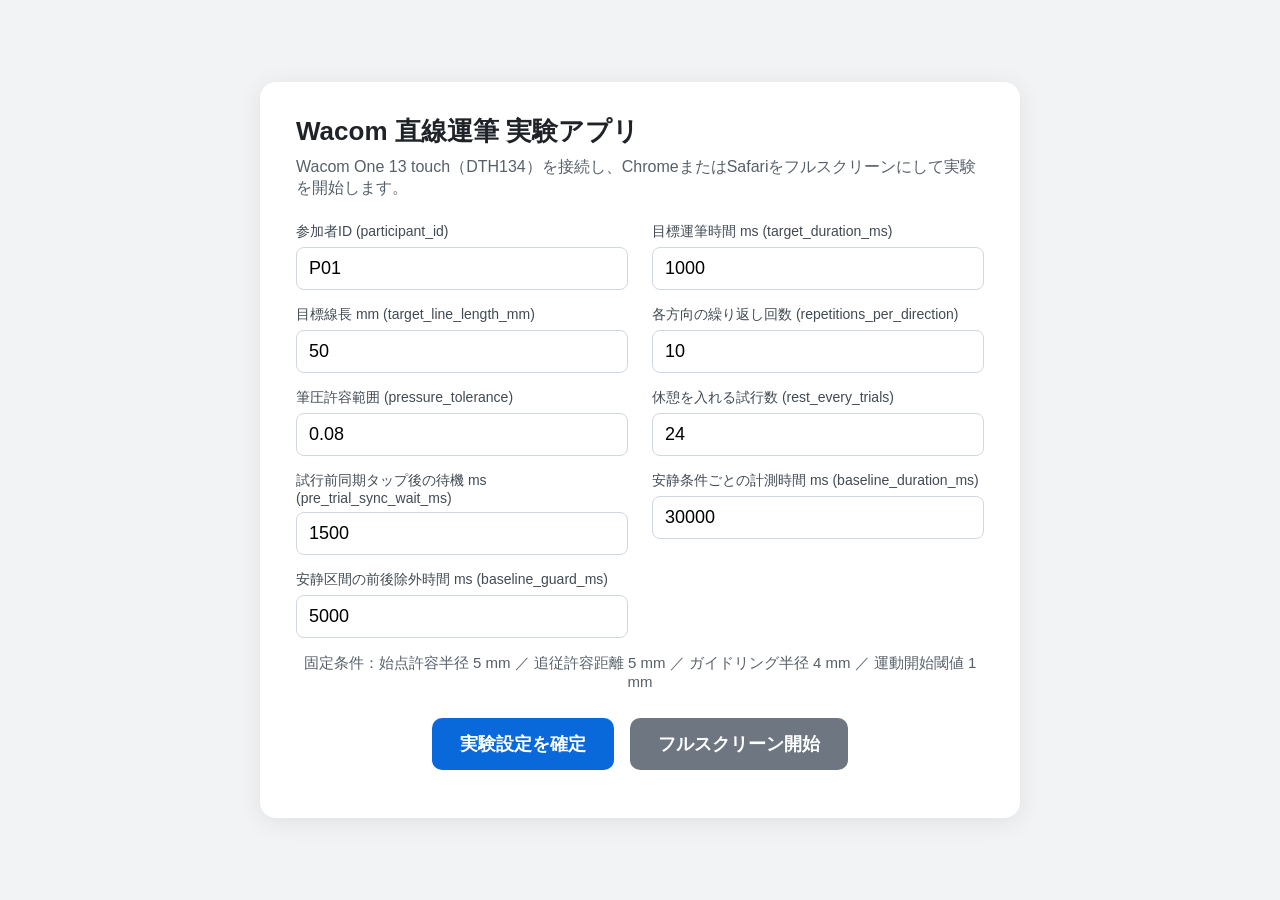
<file: index.html>
<!DOCTYPE html>
<html lang="ja">
<head>
  <meta charset="UTF-8" />
  <meta name="viewport" content="width=device-width, initial-scale=1.0, maximum-scale=1.0, user-scalable=no" />
  <title>Wacom 直線運筆 実験アプリ</title>
  <link rel="stylesheet" href="style.css" />
</head>
<body>
  <!-- ============================================================= -->
  <!-- アプリ全体は単一ページ。screen ごとに panel を出し分けする。   -->
  <!-- 描画系（キャリブ／同期／試行）は共通の #stage canvas を使う。  -->
  <!-- ============================================================= -->

  <!-- 4-1. 設定画面 -->
  <section id="panel-settings" class="panel active">
    <div class="settings-card">
      <h1>Wacom 直線運筆 実験アプリ</h1>
      <p class="subtitle">Wacom One 13 touch（DTH134）を接続し、ChromeまたはSafariをフルスクリーンにして実験を開始します。</p>

      <div class="form-grid">
        <label>参加者ID (participant_id)
          <input type="text" id="set-participant_id" value="P01" />
        </label>
        <label>目標運筆時間 ms (target_duration_ms)
          <input type="number" id="set-target_duration_ms" value="1000" min="100" step="50" />
        </label>
        <label>目標線長 mm (target_line_length_mm)
          <input type="number" id="set-target_line_length_mm" value="50" min="10" step="1" />
        </label>
        <label>各方向の繰り返し回数 (repetitions_per_direction)
          <input type="number" id="set-repetitions_per_direction" value="10" min="1" step="1" />
        </label>
        <label>筆圧許容範囲 (pressure_tolerance)
          <input type="number" id="set-pressure_tolerance" value="0.08" min="0.01" max="1" step="0.01" />
        </label>
        <label>休憩を入れる試行数 (rest_every_trials)
          <input type="number" id="set-rest_every_trials" value="24" min="1" step="1" />
        </label>
        <label>試行前同期タップ後の待機 ms (pre_trial_sync_wait_ms)
          <input type="number" id="set-pre_trial_sync_wait_ms" value="1500" min="0" step="100" />
        </label>
        <label>安静条件ごとの計測時間 ms (baseline_duration_ms)
          <input type="number" id="set-baseline_duration_ms" value="30000" min="20000" step="1000" />
        </label>
        <label>安静区間の前後除外時間 ms (baseline_guard_ms)
          <input type="number" id="set-baseline_guard_ms" value="5000" min="1000" step="1000" />
        </label>
      </div>

      <p class="status-text">固定条件：始点許容半径 5 mm ／ 追従許容距離 5 mm ／ ガイドリング半径 4 mm ／ 運動開始閾値 1 mm</p>

      <div class="button-row">
        <button id="btn-confirm-settings" class="btn">実験設定を確定</button>
        <button id="btn-fullscreen" class="btn btn-secondary">フルスクリーン開始</button>
      </div>
      <p id="settings-status" class="status-text"></p>
    </div>
  </section>

  <!-- 共通描画ステージ：キャリブ／同期／試行で使う -->
  <section id="panel-stage" class="panel">
    <canvas id="stage"></canvas>

    <!-- 上部の試行情報 HUD -->
    <div id="hud-top" class="hud hud-top hidden">
      <span id="hud-timer" class="hud-timer"></span>
      <span id="hud-pid"></span>
      <span id="hud-trial"></span>
      <span id="hud-block"></span>
      <span id="hud-rep"></span>
      <span id="hud-angle"></span>
      <span id="hud-phase" class="hud-phase-badge"></span>
    </div>

    <!-- 右側の筆圧バー HUD -->
    <div id="hud-pressure" class="hud hud-pressure hidden">
      <div class="pressure-label">筆圧</div>
      <div class="pressure-track">
        <div id="pressure-band" class="pressure-band"></div>
        <div id="pressure-target-line" class="pressure-target-line"></div>
        <div id="pressure-fill" class="pressure-fill"></div>
      </div>
      <div class="pressure-values">
        <div>現在: <span id="pressure-current">0.000</span></div>
        <div>目標: <span id="pressure-target">-</span></div>
        <div>範囲: <span id="pressure-range">-</span></div>
      </div>
    </div>

    <!-- 下部の手首・前腕ガイド HUD -->
    <div id="hud-bottom" class="hud hud-bottom hidden">
      手首をこの線付近に合わせてください（前腕方向の目安）
    </div>

    <!-- 中央メッセージ（指示文・カウントダウン・タップ数） HUD -->
    <div id="hud-center" class="hud hud-center hidden">
      <div id="hud-center-text" class="hud-center-text"></div>
      <div id="hud-center-sub" class="hud-center-sub"></div>
      <div id="hud-center-count" class="hud-center-count"></div>
    </div>

    <!-- 下部の操作ボタン群（キャリブ・練習・同期の制御） -->
    <div id="hud-controls" class="hud hud-controls hidden"></div>

    <!-- 試行サマリーのフィードバック -->
    <div id="hud-summary" class="hud hud-summary hidden">
      <h2 id="summary-verdict"></h2>
      <div id="summary-body" class="summary-body"></div>
      <div class="button-row">
        <button id="btn-summary-next" class="btn">次の試行</button>
        <button id="btn-summary-redo" class="btn btn-secondary">やり直し</button>
      </div>
    </div>
  </section>

  <!-- 4-9. 休憩画面 -->
  <section id="panel-rest" class="panel">
    <div class="settings-card center-card">
      <h1>休憩してください</h1>
      <p id="rest-progress" class="status-text"></p>
      <div class="button-row">
        <button id="btn-rest-resume" class="btn">再開</button>
      </div>
    </div>
  </section>

  <!-- 4-11. データ保存画面 -->
  <section id="panel-save" class="panel">
    <div class="settings-card center-card">
      <h1>実験終了：データ保存</h1>
      <p class="status-text">まず「すべて保存」で raw CSV・summary CSV・settings JSON を含む ZIP を保存してください。</p>
      <div class="button-row wrap">
        <button id="btn-save-raw" class="btn" disabled>raw CSVを保存</button>
        <button id="btn-save-summary" class="btn" disabled>summary CSVを保存</button>
        <button id="btn-save-settings" class="btn" disabled>settings JSONを保存</button>
        <button id="btn-save-all" class="btn btn-secondary">すべて保存</button>
      </div>
      <label class="save-confirm">
        <input type="checkbox" id="save-confirmed" disabled />
        ZIPファイルが保存先にあることを確認しました
      </label>
      <div class="button-row">
        <button id="btn-back-to-settings" class="btn btn-secondary" disabled>設定に戻る（新しい実験）</button>
      </div>
      <p id="save-status" class="status-text"></p>
    </div>
  </section>

  <script src="app.js"></script>
</body>
</html>
</file>
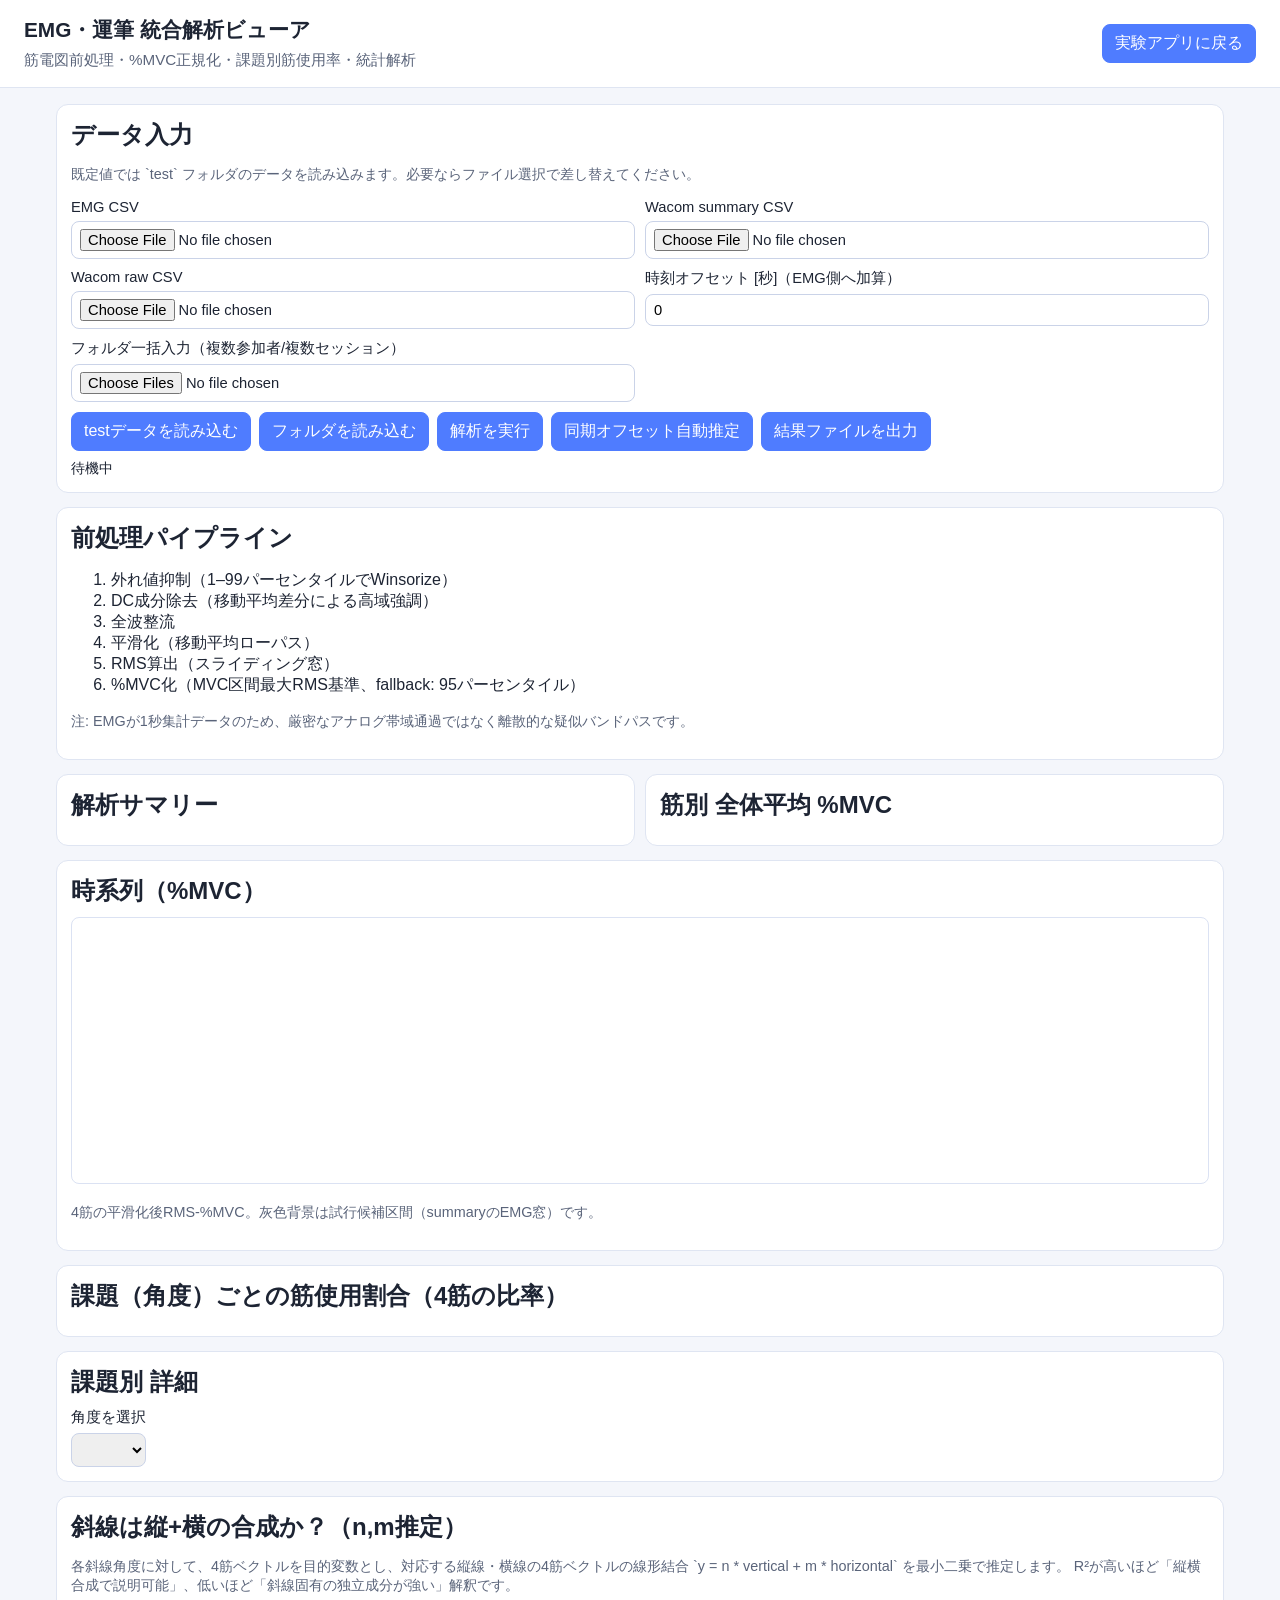
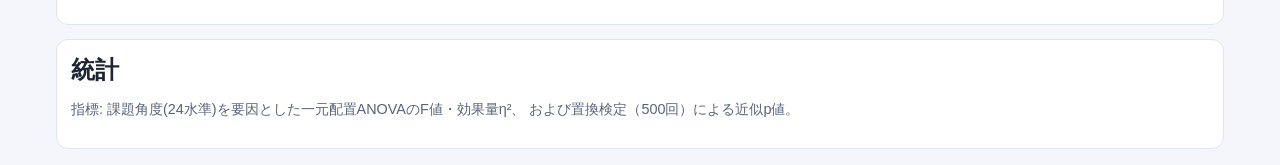
<file: analysis.html>
<!DOCTYPE html>
<html lang="ja">
<head>
  <meta charset="UTF-8" />
  <meta name="viewport" content="width=device-width, initial-scale=1.0" />
  <title>EMG・運筆 統合解析ビューア</title>
  <link rel="stylesheet" href="analysis.css" />
</head>
<body>
  <header class="topbar">
    <div>
      <h1>EMG・運筆 統合解析ビューア</h1>
      <p>筋電図前処理・%MVC正規化・課題別筋使用率・統計解析</p>
    </div>
    <a class="link-button" href="./index.html">実験アプリに戻る</a>
  </header>

  <main class="container">
    <section class="card">
      <h2>データ入力</h2>
      <p class="muted">
        既定値では `test` フォルダのデータを読み込みます。必要ならファイル選択で差し替えてください。
      </p>
      <div class="grid controls">
        <label>EMG CSV
          <input id="emg-file" type="file" accept=".csv" />
        </label>
        <label>Wacom summary CSV
          <input id="summary-file" type="file" accept=".csv" />
        </label>
        <label>Wacom raw CSV
          <input id="raw-file" type="file" accept=".csv" />
        </label>
        <label>時刻オフセット [秒]（EMG側へ加算）
          <input id="offset-sec" type="number" step="0.1" value="0" />
        </label>
        <label>フォルダ一括入力（複数参加者/複数セッション）
          <input id="folder-input" type="file" webkitdirectory directory multiple />
        </label>
      </div>
      <div class="row">
        <button id="btn-load-default">testデータを読み込む</button>
        <button id="btn-load-folder">フォルダを読み込む</button>
        <button id="btn-analyze">解析を実行</button>
        <button id="btn-auto-offset">同期オフセット自動推定</button>
        <button id="btn-export-results">結果ファイルを出力</button>
      </div>
      <p id="status" class="status">待機中</p>
    </section>

    <section class="card">
      <h2>前処理パイプライン</h2>
      <ol>
        <li>外れ値抑制（1–99パーセンタイルでWinsorize）</li>
        <li>DC成分除去（移動平均差分による高域強調）</li>
        <li>全波整流</li>
        <li>平滑化（移動平均ローパス）</li>
        <li>RMS算出（スライディング窓）</li>
        <li>%MVC化（MVC区間最大RMS基準、fallback: 95パーセンタイル）</li>
      </ol>
      <p class="muted">注: EMGが1秒集計データのため、厳密なアナログ帯域通過ではなく離散的な疑似バンドパスです。</p>
    </section>

    <section class="grid two">
      <div class="card">
        <h2>解析サマリー</h2>
        <div id="summary-cards" class="summary-cards"></div>
      </div>
      <div class="card">
        <h2>筋別 全体平均 %MVC</h2>
        <div id="overall-muscle-bars"></div>
      </div>
    </section>

    <section class="card">
      <h2>時系列（%MVC）</h2>
      <canvas id="timeseries-canvas" width="1200" height="280"></canvas>
      <p class="muted">4筋の平滑化後RMS-%MVC。灰色背景は試行候補区間（summaryのEMG窓）です。</p>
    </section>

    <section class="card">
      <h2>課題（角度）ごとの筋使用割合（4筋の比率）</h2>
      <div id="angle-stacked-chart" class="scroll-x"></div>
    </section>

    <section class="card">
      <h2>課題別 詳細</h2>
      <div class="row">
        <label>角度を選択
          <select id="angle-select"></select>
        </label>
      </div>
      <div id="angle-detail"></div>
    </section>

    <section class="card">
      <h2>斜線は縦+横の合成か？（n,m推定）</h2>
      <p class="muted">
        各斜線角度に対して、4筋ベクトルを目的変数とし、対応する縦線・横線の4筋ベクトルの線形結合
        `y = n * vertical + m * horizontal` を最小二乗で推定します。
        R²が高いほど「縦横合成で説明可能」、低いほど「斜線固有の独立成分が強い」解釈です。
      </p>
      <div id="diagonal-model-summary" class="summary-cards"></div>
      <div id="diagonal-model-table" class="scroll-x"></div>
    </section>

    <section class="card">
      <h2>統計</h2>
      <div id="stats-table"></div>
      <p class="muted">
        指標: 課題角度(24水準)を要因とした一元配置ANOVAのF値・効果量η²、
        および置換検定（500回）による近似p値。
      </p>
    </section>
  </main>

  <script src="analysis.js"></script>
</body>
</html>
</file>
<file: style.css>
/* ===================================================================
   Wacom 直線運筆 実験アプリ スタイル
   研究用途のためシンプル。Wacom One 上で見やすいことを優先。
   - 背景は薄いグレー
   - ボタンは大きめ
   - フルスクリーンで使いやすく、スクロール/タッチ操作を抑制
=================================================================== */

* {
  box-sizing: border-box;
}

html, body {
  margin: 0;
  padding: 0;
  width: 100%;
  height: 100%;
  overflow: hidden;            /* スクロールを起こさない */
  overscroll-behavior: none;
  background: #f2f3f5;
  color: #1f2328;
  font-family: -apple-system, BlinkMacSystemFont, "Helvetica Neue", "Hiragino Kaku Gothic ProN",
    "Yu Gothic", Meiryo, sans-serif;
  -webkit-user-select: none;
  user-select: none;
  touch-action: none;          /* ページ全体でタッチ操作を無効化 */
}

/* ---------- パネル切り替え ---------- */
.panel {
  display: none;
  position: fixed;
  inset: 0;
  width: 100%;
  height: 100%;
}
.panel.active {
  display: block;
}

/* ステージ（描画系）パネルは中身を絶対配置で重ねる */
#panel-stage.active {
  display: block;
}

/* ---------- 設定/休憩/保存などのカード ---------- */
.settings-card {
  max-width: 760px;
  margin: 0 auto;
  padding: 32px 36px;
  background: #ffffff;
  border-radius: 16px;
  box-shadow: 0 4px 24px rgba(0, 0, 0, 0.08);
  position: absolute;
  top: 50%;
  left: 50%;
  transform: translate(-50%, -50%);
  width: calc(100% - 48px);
  max-height: calc(100% - 48px);
  overflow-y: auto;
}
.center-card {
  text-align: center;
}

h1 {
  font-size: 26px;
  margin: 0 0 8px;
}
.subtitle {
  margin: 0 0 24px;
  color: #57606a;
}

.form-grid {
  display: grid;
  grid-template-columns: 1fr 1fr;
  gap: 16px 24px;
}
.form-grid label {
  display: flex;
  flex-direction: column;
  font-size: 14px;
  color: #424a53;
  gap: 6px;
}
.form-grid input {
  font-size: 18px;
  padding: 10px 12px;
  border: 1px solid #d0d7de;
  border-radius: 8px;
  background: #fff;
}

/* ---------- ボタン ---------- */
.button-row {
  display: flex;
  gap: 16px;
  margin-top: 28px;
  justify-content: center;
}
.button-row.wrap {
  flex-wrap: wrap;
}
.btn {
  font-size: 18px;
  padding: 14px 28px;
  border: none;
  border-radius: 10px;
  background: #0969da;
  color: #fff;
  cursor: pointer;
  font-weight: 600;
  min-width: 160px;
}
.btn:hover {
  background: #0a5fc2;
}
.btn:disabled {
  background: #9bb6d4;
  cursor: not-allowed;
}
.btn-secondary {
  background: #6e7781;
}
.btn-secondary:hover {
  background: #5a626b;
}
.btn:disabled:hover {
  background: #9bb6d4;
}

.save-confirm {
  display: flex;
  align-items: center;
  justify-content: center;
  gap: 10px;
  margin-top: 22px;
  color: #24292f;
  font-size: 16px;
}
.save-confirm input {
  width: 20px;
  height: 20px;
}
.save-confirm input:disabled {
  opacity: 0.5;
}

.status-text {
  margin-top: 16px;
  color: #57606a;
  font-size: 15px;
  text-align: center;
  white-space: pre-line;
}

/* ===================================================================
   ステージ（canvas + HUD オーバーレイ）
=================================================================== */
#stage {
  position: absolute;
  inset: 0;
  width: 100%;
  height: 100%;
  display: block;
  background: #f7f8fa;
  touch-action: none;          /* Pointer Events を確実に使うため必須 */
}

.hud {
  position: absolute;
  z-index: 10;
  pointer-events: none;        /* 既定では描画の邪魔をしない */
}
.hud.hidden {
  display: none;
}

/* 上部の試行情報 */
.hud-top {
  top: 0;
  left: 0;
  right: 0;
  display: flex;
  gap: 24px;
  flex-wrap: wrap;
  padding: 12px 20px;
  background: rgba(255, 255, 255, 0.85);
  border-bottom: 1px solid #e1e4e8;
  font-size: 16px;
  font-variant-numeric: tabular-nums;
}
.hud-phase-badge {
  margin-left: auto;
  font-weight: 700;
  color: #0969da;
}
.hud-timer {
  font-weight: 800;
  color: #0969da;
  font-variant-numeric: tabular-nums;
  min-width: 220px;
}

/* 右側の筆圧バー */
.hud-pressure {
  top: 80px;
  right: 16px;
  bottom: 80px;
  width: 110px;
  display: flex;
  flex-direction: column;
  align-items: center;
  gap: 10px;
}
.pressure-label {
  font-size: 14px;
  color: #424a53;
}
.pressure-track {
  position: relative;
  flex: 1;
  width: 44px;
  background: #e6e9ed;
  border-radius: 10px;
  overflow: hidden;
  border: 1px solid #d0d7de;
}
.pressure-band {
  position: absolute;
  left: 0;
  right: 0;
  background: rgba(45, 164, 78, 0.30);   /* 適正範囲 */
}
.pressure-target-line {
  position: absolute;
  left: 0;
  right: 0;
  height: 3px;
  background: #2da44e;                    /* 目標筆圧の中心線 */
}
.pressure-fill {
  position: absolute;
  left: 0;
  right: 0;
  bottom: 0;
  background: linear-gradient(to top, #0969da, #54aeff);
  height: 0%;
}
.pressure-values {
  font-size: 13px;
  color: #424a53;
  text-align: center;
  font-variant-numeric: tabular-nums;
  line-height: 1.5;
}

/* 下部の手首ガイド説明 */
.hud-bottom {
  bottom: 12px;
  left: 0;
  right: 0;
  text-align: center;
  color: #57606a;
  font-size: 15px;
}

/* 案内メッセージ（中央の描画・操作カードと重ならないよう上部に表示） */
.hud-center {
  top: 18%;
  left: 50%;
  transform: translate(-50%, -50%);
  text-align: center;
  width: 80%;
}
.hud-center-text {
  font-size: 28px;
  font-weight: 700;
  color: #1f2328;
}
.hud-center-sub {
  font-size: 18px;
  color: #57606a;
  margin-top: 12px;
}
.hud-center-count {
  font-size: 64px;
  font-weight: 800;
  color: #0969da;
  margin-top: 16px;
  font-variant-numeric: tabular-nums;
}

/* 操作ボタン群（画面中央のカードとして表示。手首を曲げず選択できるように） */
.hud-controls {
  top: 50%;
  left: 50%;
  transform: translate(-50%, -50%);
  display: flex;
  flex-direction: column;        /* 縦並びの大きなメニュー */
  gap: 14px;
  pointer-events: auto;
  align-items: stretch;
  justify-content: center;
  background: rgba(255, 255, 255, 0.94);
  border: 1px solid rgba(31, 35, 40, 0.12);
  border-radius: 16px;
  box-shadow: 0 8px 32px rgba(0, 0, 0, 0.18);
  padding: 24px;
  min-width: 300px;
  max-width: 90%;
}
.hud-controls .btn {
  font-size: 20px;
  padding: 16px 24px;
  min-width: 0;
}

/* 試行サマリー */
.hud-summary {
  top: 50%;
  left: 50%;
  transform: translate(-50%, -50%);
  width: min(560px, 90%);
  max-height: 90vh;               /* 画面に収める */
  background: #ffffff;
  border-radius: 16px;
  box-shadow: 0 8px 32px rgba(0, 0, 0, 0.18);
  padding: 20px 28px;
  pointer-events: auto;
  display: flex;                  /* 見出し・本文・ボタンを縦並びに */
  flex-direction: column;
  overflow: hidden;
}
.hud-summary h2 {
  margin: 0 0 8px;
  text-align: center;
  flex: 0 0 auto;                 /* 見出しは固定 */
  font-size: 64px;                /* 「成功/やり直し/失敗」を大きく表示 */
  line-height: 1.1;
}
.hud-summary .button-row {
  flex: 0 0 auto;                 /* ボタンは常に見える(固定) */
  margin-top: 20px;
  justify-content: center;
}
.hud-summary .button-row .btn {
  font-size: 22px;
  padding: 16px 32px;
}
.summary-message {
  text-align: center;
  font-size: 18px;
  color: #424a53;
}
.summary-body {
  font-size: 15px;
  line-height: 1.7;
  font-variant-numeric: tabular-nums;
  flex: 1 1 auto;                 /* 余った高さを使う */
  overflow-y: auto;               /* 本文だけスクロール */
  -webkit-overflow-scrolling: touch;
  overscroll-behavior: contain;
  touch-action: pan-y;            /* ペン/タッチでの縦スクロールを許可 */
  min-height: 0;                  /* flex内でスクロールを効かせる */
}
.summary-body .row {
  display: flex;
  justify-content: space-between;
  border-bottom: 1px dashed #e1e4e8;
  padding: 3px 0;
}
.verdict-success { color: #1a7f37; }
.verdict-retry   { color: #bf8700; }
.verdict-fail    { color: #cf222e; }

/* 試行サマリーの判定詳細 */
.summary-section {
  margin: 12px 0 4px;
  font-weight: 700;
  color: #424a53;
  border-bottom: 2px solid #d0d7de;
}
.judge-ok { color: #1a7f37; font-weight: 700; }
.judge-ng { color: #cf222e; font-weight: 700; }
</file>
<file: analysis.css>
* {
  box-sizing: border-box;
}

body {
  margin: 0;
  font-family: -apple-system, BlinkMacSystemFont, "Segoe UI", sans-serif;
  background: #f4f6fb;
  color: #1d2433;
}

.topbar {
  display: flex;
  justify-content: space-between;
  align-items: center;
  gap: 12px;
  padding: 16px 24px;
  background: #ffffff;
  border-bottom: 1px solid #dfe5f2;
}

h1 {
  margin: 0;
  font-size: 1.3rem;
}

h2 {
  margin-top: 0;
  margin-bottom: 10px;
}

.topbar p {
  margin: 6px 0 0;
  color: #5a647a;
  font-size: 0.95rem;
}

.container {
  max-width: 1200px;
  margin: 0 auto;
  padding: 16px;
  display: grid;
  gap: 14px;
}

.card {
  background: #fff;
  border: 1px solid #dfe5f2;
  border-radius: 12px;
  padding: 14px;
}

.grid {
  display: grid;
  gap: 10px;
}

.two {
  grid-template-columns: 1fr 1fr;
}

.controls {
  grid-template-columns: repeat(2, minmax(240px, 1fr));
}

label {
  display: flex;
  flex-direction: column;
  gap: 6px;
  font-size: 0.92rem;
}

input,
select,
button {
  font: inherit;
}

input,
select {
  padding: 7px 8px;
  border: 1px solid #cad3e8;
  border-radius: 8px;
}

.row {
  display: flex;
  flex-wrap: wrap;
  gap: 8px;
  align-items: center;
  margin-top: 10px;
}

button,
.link-button {
  border: 1px solid #4f7cff;
  background: #4f7cff;
  color: #fff;
  padding: 8px 12px;
  border-radius: 8px;
  cursor: pointer;
  text-decoration: none;
}

button:hover,
.link-button:hover {
  opacity: 0.93;
}

.status {
  margin: 8px 0 0;
  font-size: 0.9rem;
}

.muted {
  color: #5a647a;
  font-size: 0.9rem;
}

.summary-cards {
  display: grid;
  grid-template-columns: repeat(2, minmax(150px, 1fr));
  gap: 8px;
}

.metric {
  border: 1px solid #d8def0;
  border-radius: 10px;
  padding: 10px;
  background: #fbfcff;
}

.metric .k {
  font-size: 0.8rem;
  color: #5a647a;
}

.metric .v {
  font-size: 1.1rem;
  margin-top: 2px;
  font-weight: 600;
}

.muscle-bar {
  margin-bottom: 8px;
}

.muscle-bar .label {
  display: flex;
  justify-content: space-between;
  margin-bottom: 4px;
  font-size: 0.88rem;
}

.track {
  width: 100%;
  height: 13px;
  background: #e8edf7;
  border-radius: 20px;
  overflow: hidden;
}

.fill {
  height: 100%;
}

#timeseries-canvas {
  width: 100%;
  height: auto;
  border: 1px solid #dbe2f3;
  border-radius: 8px;
  background: #fff;
}

.scroll-x {
  overflow-x: auto;
}

.legend {
  display: flex;
  gap: 10px;
  flex-wrap: wrap;
  margin-bottom: 8px;
}

.legend-item {
  display: flex;
  align-items: center;
  gap: 6px;
  font-size: 0.85rem;
}

.swatch {
  width: 12px;
  height: 12px;
  border-radius: 3px;
}

table {
  width: 100%;
  border-collapse: collapse;
  font-size: 0.9rem;
}

th,
td {
  border: 1px solid #dce3f3;
  padding: 6px 8px;
  text-align: right;
}

th {
  background: #f5f8ff;
}

th:first-child,
td:first-child {
  text-align: left;
}

@media (max-width: 900px) {
  .two,
  .controls {
    grid-template-columns: 1fr;
  }
}
</file>
